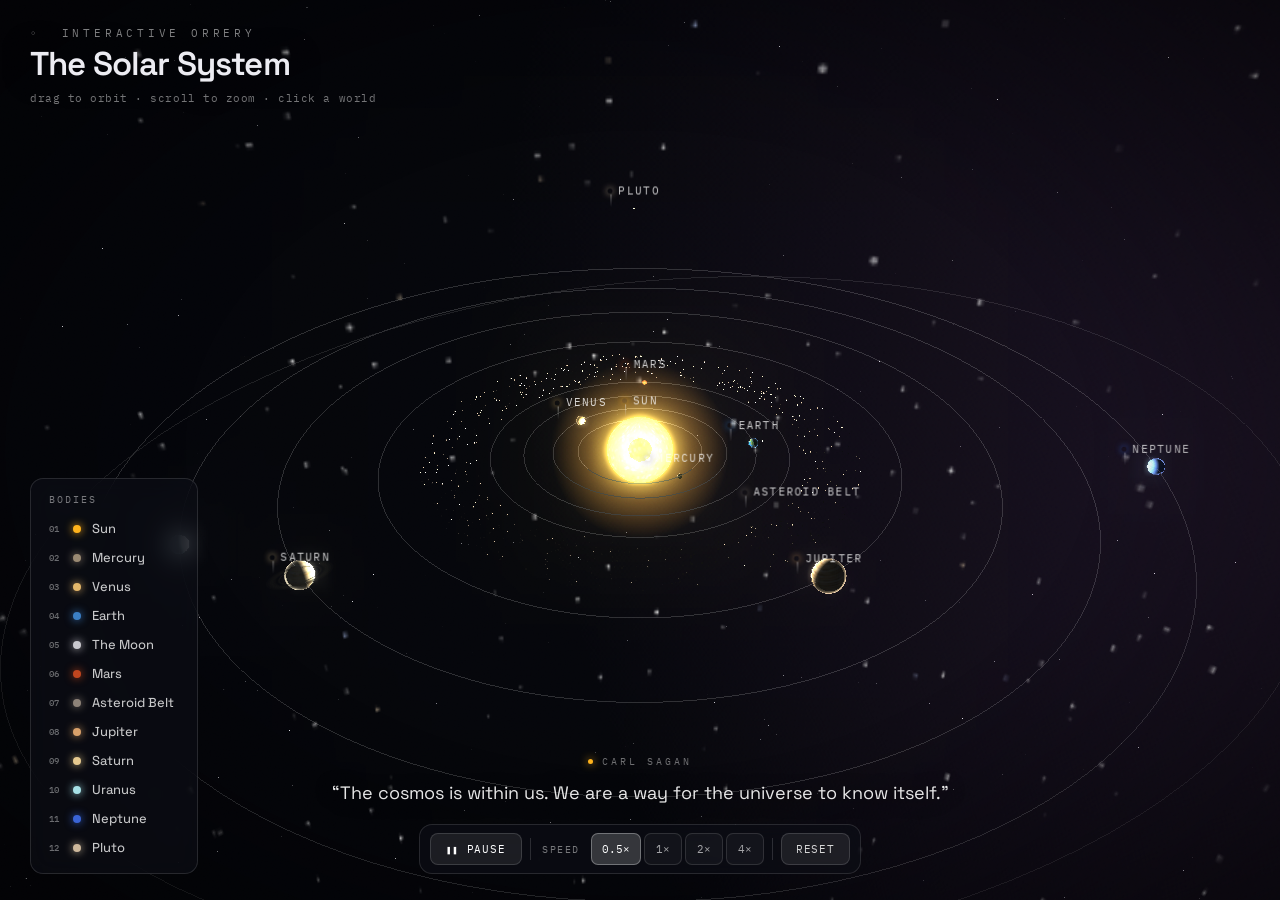
<file: index.html>
<!DOCTYPE html>
<html lang="en">
<head>
  <meta charset="utf-8">
  <meta name="viewport" content="width=device-width, initial-scale=1, viewport-fit=cover">
  <title>The Solar System — Interactive Orrery</title>
  <meta name="description" content="An interactive 3D model of the solar system: drag to orbit, scroll to zoom, click a world.">
  <link rel="preconnect" href="https://fonts.googleapis.com">
  <link rel="preconnect" href="https://fonts.gstatic.com" crossorigin>
  <link href="https://fonts.googleapis.com/css2?family=Space+Grotesk:wght@400;500;600;700&family=IBM+Plex+Mono:wght@400;500&display=swap" rel="stylesheet">
  <link rel="stylesheet" href="./styles.css">
  
  <!-- Vercel Web Analytics -->
  <script defer src="https://cdn.vercel-insights.com/v1/script.js"></script>
</head>
<body>
  <div class="sol-root">
    <!-- WebGL canvas mount -->
    <div id="mount" class="sol-mount"></div>
    <!-- DOM labels overlay -->
    <div id="labels" class="sol-labels"></div>
    <!-- vignette + film grain -->
    <div class="sol-vignette"></div>
    <div class="sol-grain"></div>

    <!-- rotating quotes / facts ticker -->
    <div id="ticker" class="sol-ticker"></div>

    <!-- title / header -->
    <header class="sol-header">
      <div class="sol-eyebrow">◦&nbsp;&nbsp;INTERACTIVE ORRERY</div>
      <h1 class="sol-title">The Solar System</h1>
      <div class="sol-subtitle">
        <span class="sol-hint-fine">drag to orbit&nbsp;·&nbsp;scroll to zoom&nbsp;·&nbsp;click a world</span>
        <span class="sol-hint-touch">drag to orbit&nbsp;·&nbsp;pinch to zoom&nbsp;·&nbsp;tap a world</span>
      </div>
    </header>

    <!-- legend / bodies index -->
    <nav id="legend" class="sol-legend" aria-label="Bodies">
      <div class="sol-legend-head">BODIES</div>
      <div id="legend-list"></div>
    </nav>

    <!-- playback + speed controls -->
    <div class="sol-controls">
      <button id="play-btn" class="sol-btn" type="button">
        <span id="play-glyph" class="sol-glyph">❚❚</span><span id="play-label">PAUSE</span>
      </button>
      <div class="sol-divider"></div>
      <div class="sol-speed-label">SPEED</div>
      <div id="speed-list" class="sol-speed-list"></div>
      <div class="sol-divider"></div>
      <button id="reset-btn" class="sol-btn sol-btn-reset" type="button">RESET</button>
    </div>

    <!-- side info panel -->
    <aside id="panel" class="sol-panel sol-scroll" hidden>
      <button id="panel-close" class="sol-panel-close" type="button" aria-label="Close">✕</button>
      <div id="panel-accent" class="sol-panel-accent"></div>
      <div id="panel-type" class="sol-panel-type"></div>
      <h2 id="panel-name" class="sol-panel-name"></h2>
      <div id="panel-tagline" class="sol-panel-tagline"></div>
      <p id="panel-blurb" class="sol-panel-blurb"></p>
      <div id="panel-stats" class="sol-panel-stats"></div>
    </aside>

    <!-- loading overlay -->
    <div id="loading" class="sol-loading">
      <div class="sol-loading-text">ASSEMBLING THE COSMOS</div>
    </div>
  </div>

  <!-- vendored Three.js r128 + post-processing addons (global THREE namespace) -->
  <script src="./vendor/three/three.min.js"></script>
  <script src="./vendor/three/CopyShader.js"></script>
  <script src="./vendor/three/LuminosityHighPassShader.js"></script>
  <script src="./vendor/three/EffectComposer.js"></script>
  <script src="./vendor/three/RenderPass.js"></script>
  <script src="./vendor/three/ShaderPass.js"></script>
  <script src="./vendor/three/UnrealBloomPass.js"></script>

  <!-- app -->
  <script src="./src/data.js"></script>
  <script src="./src/facts.js"></script>
  <script src="./src/ui.js"></script>
  <script src="./src/scene.js"></script>
  <script src="./src/main.js"></script>
</body>
</html>
</file>
<file: styles.css>
/* ============================================================
   The Solar System — interactive orrery
   Ported verbatim from the Claude Design prototype chrome.
   ============================================================ */

* { box-sizing: border-box; }

html, body {
  margin: 0;
  padding: 0;
  height: 100%;
  background: #04050a;
  overflow: hidden;
}

body {
  font-family: 'Space Grotesk', system-ui, sans-serif;
  color: #ececf2;
}

/* ---------- keyframes ---------- */
@keyframes solSlide { from { opacity: 0; transform: translateX(26px); } to { opacity: 1; transform: translateX(0); } }
@keyframes solFade  { from { opacity: 0; } to { opacity: 1; } }
@keyframes solPulse { 0%, 100% { opacity: .35; } 50% { opacity: .9; } }
@keyframes solShoot {
  0%   { opacity: 0; transform: translate(30px, -22px) rotate(155deg) scaleX(.25); }
  12%  { opacity: .9; }
  100% { opacity: 0; transform: translate(-250px, 150px) rotate(155deg) scaleX(1); }
}

/* ---------- root ---------- */
.sol-root {
  position: fixed;
  inset: 0;
  background: #04050a;
  color: #ececf2;
  overflow: hidden;
  user-select: none;
}

.sol-mount  { position: absolute; inset: 0; cursor: grab; touch-action: none; }
.sol-labels { position: absolute; inset: 0; pointer-events: none; overflow: hidden; }

.sol-vignette {
  position: absolute;
  inset: 0;
  z-index: 4;
  pointer-events: none;
  background: radial-gradient(ellipse at center, rgba(0,0,0,0) 50%, rgba(0,0,0,.5) 100%);
}

.sol-grain {
  background-image: url("data:image/svg+xml,%3Csvg xmlns='http://www.w3.org/2000/svg' width='120' height='120'%3E%3Cfilter id='n'%3E%3CfeTurbulence type='fractalNoise' baseFrequency='0.85' numOctaves='2' stitchTiles='stitch'/%3E%3C/filter%3E%3Crect width='100%25' height='100%25' filter='url(%23n)'/%3E%3C/svg%3E");
  background-size: 170px 170px;
  position: absolute;
  inset: 0;
  z-index: 4;
  pointer-events: none;
  opacity: .05;
  mix-blend-mode: overlay;
}

/* ---------- floating scene labels ---------- */
.sol-label {
  position: absolute;
  left: 0;
  top: 0;
  font-family: 'IBM Plex Mono', monospace;
  font-size: 10.5px;
  letter-spacing: .12em;
  color: rgba(255,255,255,.8);
  white-space: nowrap;
  pointer-events: auto;
  cursor: pointer;
  display: flex;
  align-items: center;
  gap: 6px;
  padding: 2px 3px;
  text-transform: uppercase;
  transition: color .2s, opacity .25s ease;
  will-change: transform;
}
.sol-label:hover { color: #fff; }
.sol-label.is-dim { opacity: .4; }
.sol-label.is-hidden { opacity: 0; pointer-events: none; }
.sol-label .d {
  width: 5px;
  height: 5px;
  border-radius: 50%;
  flex: none;
  box-shadow: 0 0 7px currentColor;
}
.sol-label .t {
  position: absolute;
  left: 6px;
  top: 13px;
  width: 1px;
  height: 13px;
  background: linear-gradient(rgba(255,255,255,.45), transparent);
}

/* ---------- ticker ---------- */
.sol-ticker {
  position: absolute;
  left: 50%;
  bottom: 94px;
  transform: translateX(-50%);
  z-index: 5;
  width: min(680px, 84vw);
  text-align: center;
  pointer-events: none;
}
.sol-ticker-wrap { opacity: 0; transition: opacity .6s ease; }
.sol-ticker-tag {
  font-family: 'IBM Plex Mono', monospace;
  font-size: 9.5px;
  letter-spacing: .32em;
  color: rgba(255,255,255,.42);
  margin-bottom: 11px;
  display: flex;
  align-items: center;
  justify-content: center;
  gap: 9px;
}
.sol-ticker-dot {
  width: 5px;
  height: 5px;
  border-radius: 50%;
  flex: none;
  background: #ffb31c;
  box-shadow: 0 0 8px #ffb31c;
}
.sol-ticker-text {
  font-family: 'Space Grotesk', sans-serif;
  font-size: 18px;
  font-weight: 400;
  line-height: 1.5;
  color: rgba(255,255,255,.9);
  text-wrap: pretty;
  text-shadow: 0 2px 18px rgba(0,0,0,.75);
}

/* ---------- header ---------- */
.sol-header {
  position: absolute;
  top: 0;
  left: 0;
  padding: 26px 30px;
  pointer-events: none;
  z-index: 5;
}
.sol-eyebrow {
  font-family: 'IBM Plex Mono', monospace;
  font-size: 10.5px;
  letter-spacing: .36em;
  color: rgba(255,255,255,.5);
  margin-bottom: 9px;
}
.sol-title {
  margin: 0;
  font-size: 33px;
  font-weight: 600;
  letter-spacing: -.025em;
  line-height: .95;
  text-shadow: 0 2px 30px rgba(0,0,0,.6);
}
.sol-subtitle {
  margin-top: 11px;
  font-family: 'IBM Plex Mono', monospace;
  font-size: 10.5px;
  letter-spacing: .05em;
  color: rgba(255,255,255,.45);
}

/* ---------- legend ---------- */
.sol-legend {
  position: absolute;
  left: 30px;
  bottom: 26px;
  z-index: 5;
  background: rgba(13,16,24,.62);
  backdrop-filter: blur(13px);
  -webkit-backdrop-filter: blur(13px);
  border: 1px solid rgba(255,255,255,.12);
  border-radius: 13px;
  padding: 11px 9px;
  display: flex;
  flex-direction: column;
  gap: 1px;
  min-width: 168px;
}
.sol-legend-head {
  font-family: 'IBM Plex Mono', monospace;
  font-size: 9.5px;
  letter-spacing: .22em;
  color: rgba(255,255,255,.45);
  padding: 3px 9px 7px;
}
.sol-legend-item {
  display: flex;
  align-items: center;
  gap: 11px;
  background: transparent;
  border: 0;
  padding: 6px 9px;
  border-radius: 8px;
  cursor: pointer;
  color: rgba(255,255,255,.78);
  font-family: 'Space Grotesk', sans-serif;
  font-size: 13px;
  font-weight: 450;
  text-align: left;
  width: 100%;
  transition: background .15s, color .15s;
}
.sol-legend-item:hover { background: rgba(255,255,255,.1); color: #fff; }
.sol-legend-item.is-selected { background: rgba(255,255,255,.12); color: #fff; }
.sol-legend-num {
  font-family: 'IBM Plex Mono', monospace;
  font-size: 9px;
  color: rgba(255,255,255,.4);
  width: 13px;
  flex: none;
}
.sol-legend-dot {
  width: 8px;
  height: 8px;
  border-radius: 50%;
  flex: none;
}

/* ---------- controls ---------- */
.sol-controls {
  position: absolute;
  left: 50%;
  bottom: 26px;
  transform: translateX(-50%);
  z-index: 5;
  display: flex;
  gap: 8px;
  align-items: center;
  background: rgba(13,16,24,.62);
  backdrop-filter: blur(13px);
  -webkit-backdrop-filter: blur(13px);
  border: 1px solid rgba(255,255,255,.12);
  border-radius: 13px;
  padding: 8px 10px;
}
.sol-btn {
  display: flex;
  align-items: center;
  gap: 8px;
  background: rgba(255,255,255,.08);
  border: 1px solid rgba(255,255,255,.14);
  color: #fff;
  font-family: 'IBM Plex Mono', monospace;
  font-size: 11px;
  letter-spacing: .08em;
  padding: 8px 15px;
  border-radius: 8px;
  cursor: pointer;
  transition: background .15s, color .15s;
}
.sol-btn:hover { background: rgba(255,255,255,.16); }
.sol-glyph { font-size: 9px; }
.sol-divider { width: 1px; height: 22px; background: rgba(255,255,255,.14); }
.sol-speed-label {
  font-family: 'IBM Plex Mono', monospace;
  font-size: 9.5px;
  letter-spacing: .16em;
  color: rgba(255,255,255,.45);
  padding: 0 3px;
}
.sol-speed-list { display: flex; gap: 3px; }
.sol-speed-btn {
  background: rgba(255,255,255,.04);
  border: 1px solid rgba(255,255,255,.12);
  color: rgba(255,255,255,.62);
  font-family: 'IBM Plex Mono', monospace;
  font-size: 11px;
  padding: 8px 10px;
  border-radius: 7px;
  cursor: pointer;
  min-width: 38px;
  transition: all .15s;
}
.sol-speed-btn.is-active {
  background: rgba(255,255,255,.18);
  border-color: rgba(255,255,255,.3);
  color: #fff;
}
.sol-btn-reset {
  color: rgba(255,255,255,.82);
  padding: 8px 14px;
}
.sol-btn-reset:hover { color: #fff; }

/* ---------- info panel ---------- */
.sol-panel {
  position: absolute;
  right: 0;
  top: 0;
  height: 100%;
  width: min(400px, 92vw);
  z-index: 8;
  background: linear-gradient(180deg, rgba(8,9,15,.9), rgba(6,7,12,.93));
  backdrop-filter: blur(16px);
  -webkit-backdrop-filter: blur(16px);
  border-left: 1px solid rgba(255,255,255,.11);
  padding: 30px 30px 36px;
  display: flex;
  flex-direction: column;
  animation: solSlide .35s cubic-bezier(.2,.8,.2,1);
  pointer-events: auto;
  overflow-y: auto;
}
.sol-panel[hidden] { display: none; }
/* overflowing content must scroll, not squash children (the accent bar collapsed to 0px) */
.sol-panel > * { flex-shrink: 0; }
.sol-panel-close {
  position: absolute;
  top: 22px;
  right: 22px;
  width: 32px;
  height: 32px;
  border-radius: 50%;
  background: rgba(255,255,255,.06);
  border: 1px solid rgba(255,255,255,.12);
  color: rgba(255,255,255,.7);
  font-size: 15px;
  cursor: pointer;
  display: flex;
  align-items: center;
  justify-content: center;
  transition: all .15s;
}
.sol-panel-close:hover { background: rgba(255,255,255,.16); color: #fff; }
.sol-panel-accent {
  width: 46px;
  height: 4px;
  border-radius: 3px;
  margin: 6px 0 20px;
}
.sol-panel-type {
  font-family: 'IBM Plex Mono', monospace;
  font-size: 10.5px;
  letter-spacing: .2em;
  color: rgba(255,255,255,.5);
  text-transform: uppercase;
  margin-bottom: 7px;
}
.sol-panel-name {
  margin: 0 0 4px;
  font-size: 38px;
  font-weight: 600;
  letter-spacing: -.025em;
  line-height: 1;
}
.sol-panel-tagline {
  font-family: 'IBM Plex Mono', monospace;
  font-size: 11px;
  color: rgba(255,255,255,.42);
  margin-bottom: 20px;
}
.sol-panel-blurb {
  margin: 0 0 26px;
  font-size: 15px;
  line-height: 1.62;
  color: rgba(255,255,255,.8);
  text-wrap: pretty;
}
.sol-panel-stats {
  display: flex;
  flex-direction: column;
  gap: 0;
  border-top: 1px solid rgba(255,255,255,.1);
}
.sol-stat-row {
  display: flex;
  justify-content: space-between;
  align-items: baseline;
  gap: 16px;
  padding: 13px 0;
  border-bottom: 1px solid rgba(255,255,255,.07);
}
.sol-stat-label {
  font-family: 'IBM Plex Mono', monospace;
  font-size: 10.5px;
  letter-spacing: .07em;
  color: rgba(255,255,255,.45);
  text-transform: uppercase;
}
.sol-stat-value {
  font-size: 14px;
  font-weight: 500;
  text-align: right;
  color: #f2f2f6;
}

/* ---------- loading overlay ---------- */
.sol-loading {
  position: absolute;
  inset: 0;
  z-index: 20;
  display: flex;
  flex-direction: column;
  align-items: center;
  justify-content: center;
  background: #04050a;
  gap: 14px;
}
.sol-loading.is-hidden { display: none; }
.sol-loading-text {
  font-family: 'IBM Plex Mono', monospace;
  font-size: 11px;
  letter-spacing: .3em;
  color: rgba(255,255,255,.55);
  animation: solPulse 1.6s ease-in-out infinite;
}

/* ---------- scrollbar ---------- */
.sol-scroll::-webkit-scrollbar { width: 5px; }
.sol-scroll::-webkit-scrollbar-thumb { background: rgba(255,255,255,.16); border-radius: 3px; }

/* ---------- panel-aware layout ---------- */
.sol-legend { transition: opacity .3s ease; }
.sol-controls { transition: left .45s cubic-bezier(.2,.8,.2,1); }
/* keep the controls centred in the space the info panel leaves free */
.sol-root.has-panel .sol-controls { left: calc((100% - min(400px, 92vw)) / 2); }

.sol-hint-touch { display: none; }
@media (pointer: coarse) {
  .sol-hint-fine { display: none; }
  .sol-hint-touch { display: inline; }
}

/* narrow desktops/tablets: not enough room for legend + controls beside the panel */
@media (max-width: 1100px) and (min-width: 721px) {
  .sol-root.has-panel .sol-legend { opacity: 0; pointer-events: none; }
}

/* ---------- phones ---------- */
@keyframes solRise { from { opacity: 0; transform: translateY(40px); } to { opacity: 1; transform: translateY(0); } }

@media (max-width: 720px) {
  .sol-header { padding: calc(18px + env(safe-area-inset-top)) 18px 0; }
  .sol-eyebrow { font-size: 9.5px; margin-bottom: 7px; }
  .sol-title { font-size: 25px; }
  .sol-subtitle { margin-top: 8px; font-size: 10px; }

  .sol-ticker { display: none; }

  /* legend becomes a horizontal chip rail above the controls */
  .sol-legend {
    left: 12px;
    right: 12px;
    bottom: calc(74px + env(safe-area-inset-bottom));
    min-width: 0;
    padding: 5px;
    border-radius: 12px;
  }
  .sol-legend-head { display: none; }
  #legend-list {
    display: flex;
    gap: 2px;
    overflow-x: auto;
    scrollbar-width: none;
    -webkit-overflow-scrolling: touch;
    scroll-padding: 0 8px;
  }
  #legend-list::-webkit-scrollbar { display: none; }
  .sol-legend-item {
    width: auto;
    flex: none;
    gap: 7px;
    padding: 8px 11px;
    font-size: 12.5px;
    white-space: nowrap;
  }
  .sol-legend-num { display: none; }

  .sol-controls,
  .sol-root.has-panel .sol-controls {
    left: 12px;
    right: 12px;
    bottom: calc(12px + env(safe-area-inset-bottom));
    transform: none;
    justify-content: space-between;
    padding: 7px;
    gap: 6px;
  }
  .sol-speed-label, #play-label { display: none; }
  .sol-btn { padding: 9px 13px; }
  .sol-speed-btn { min-width: 0; padding: 9px 9px; }

  /* info panel becomes a bottom sheet */
  .sol-panel {
    top: auto;
    bottom: 0;
    width: 100%;
    height: auto;
    max-height: 58vh;
    max-height: 58dvh;
    border-left: 0;
    border-top: 1px solid rgba(255,255,255,.12);
    border-radius: 18px 18px 0 0;
    padding: 22px 20px calc(26px + env(safe-area-inset-bottom));
    animation: solRise .4s cubic-bezier(.2,.8,.2,1);
  }
  .sol-panel-close { top: 16px; right: 16px; }
  .sol-panel-accent { margin: 2px 0 14px; }
  .sol-panel-name { font-size: 30px; }
  .sol-panel-tagline { margin-bottom: 14px; }
  .sol-panel-blurb { font-size: 14.5px; margin-bottom: 18px; }
  .sol-stat-row { padding: 11px 0; }
}
</file>
